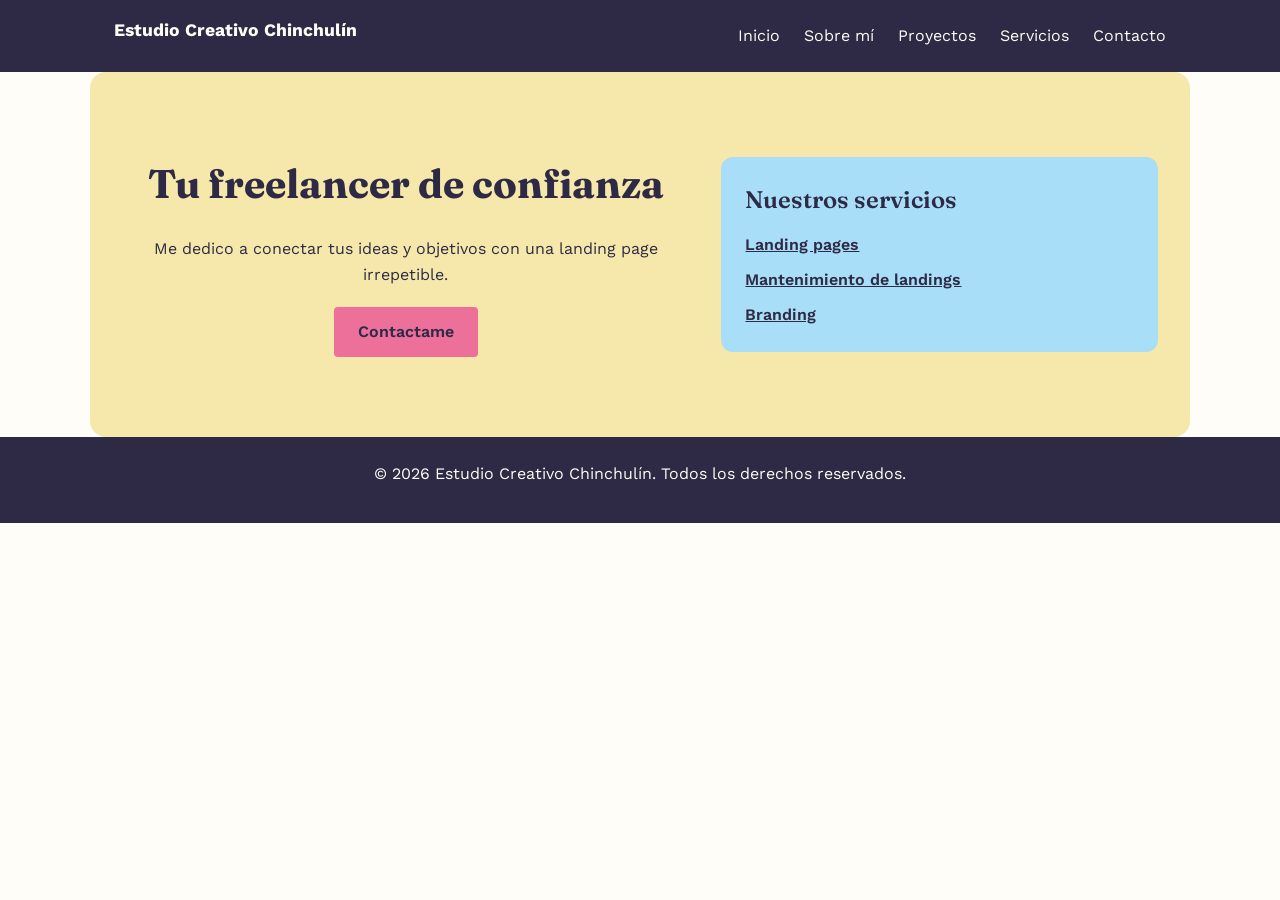
<file: index.html>
<!DOCTYPE html>
<html lang="es">
<head>
  <meta charset="UTF-8">
  <meta name="viewport" content="width=device-width, initial-scale=1.0">
  <title>Camila | Desarrollo Web</title>

  <link rel="preconnect" href="https://fonts.googleapis.com">
  <link rel="preconnect" href="https://fonts.gstatic.com" crossorigin>
  <link href="https://fonts.googleapis.com/css2?family=Fraunces:wght@600;700&family=Work+Sans:wght@400;500;600&display=swap" rel="stylesheet">

  <link rel="stylesheet" href="styles/styles.css">
</head>
<body>

  <header class="sitio-header">
    <div class="contenedor contenedor-header">
      <p class="logo">Estudio Creativo Chinchulín</p>

      <nav class="nav-principal">
        <ul class="nav-lista">
          <li><a class="nav-link" href="index.html" aria-current="page">Inicio</a></li>
          <li><a class="nav-link" href="pages/sobre-mi.html">Sobre mí</a></li>
          <li><a class="nav-link" href="pages/proyectos.html">Proyectos</a></li>
          <li><a class="nav-link" href="pages/servicios.html">Servicios</a></li>
          <li><a class="nav-link" href="pages/contacto.html">Contacto</a></li>
        </ul>
      </nav>
    </div>
  </header>

  <main>
    <section class="hero hero-grid contenedor">
      <article class="hero-contenido">
        <h1 class="hero-titulo">Tu freelancer de confianza</h1>
        <p class="hero-texto">Me dedico a conectar tus ideas y objetivos con una landing page irrepetible.</p>
        <a class="boton boton-accent" href="pages/contacto.html">Contactame</a>
      </article>

      <aside class="hero-accesos">
        <h2>Nuestros servicios</h2>
        <ul class="lista-accesos">
          <li><a class="enlace" href="pages/servicios.html">Landing pages</a></li>
          <li><a class="enlace" href="pages/servicios.html">Mantenimiento de landings</a></li>
          <li><a class="enlace" href="pages/servicios.html">Branding</a></li>
        </ul>
      </aside>
    </section>
  </main>

  <footer class="sitio-footer">
    <div class="contenedor">
      <p>&copy; 2026 Estudio Creativo Chinchulín. Todos los derechos reservados.</p>
    </div>
  </footer>

</body>
</html>
</file>
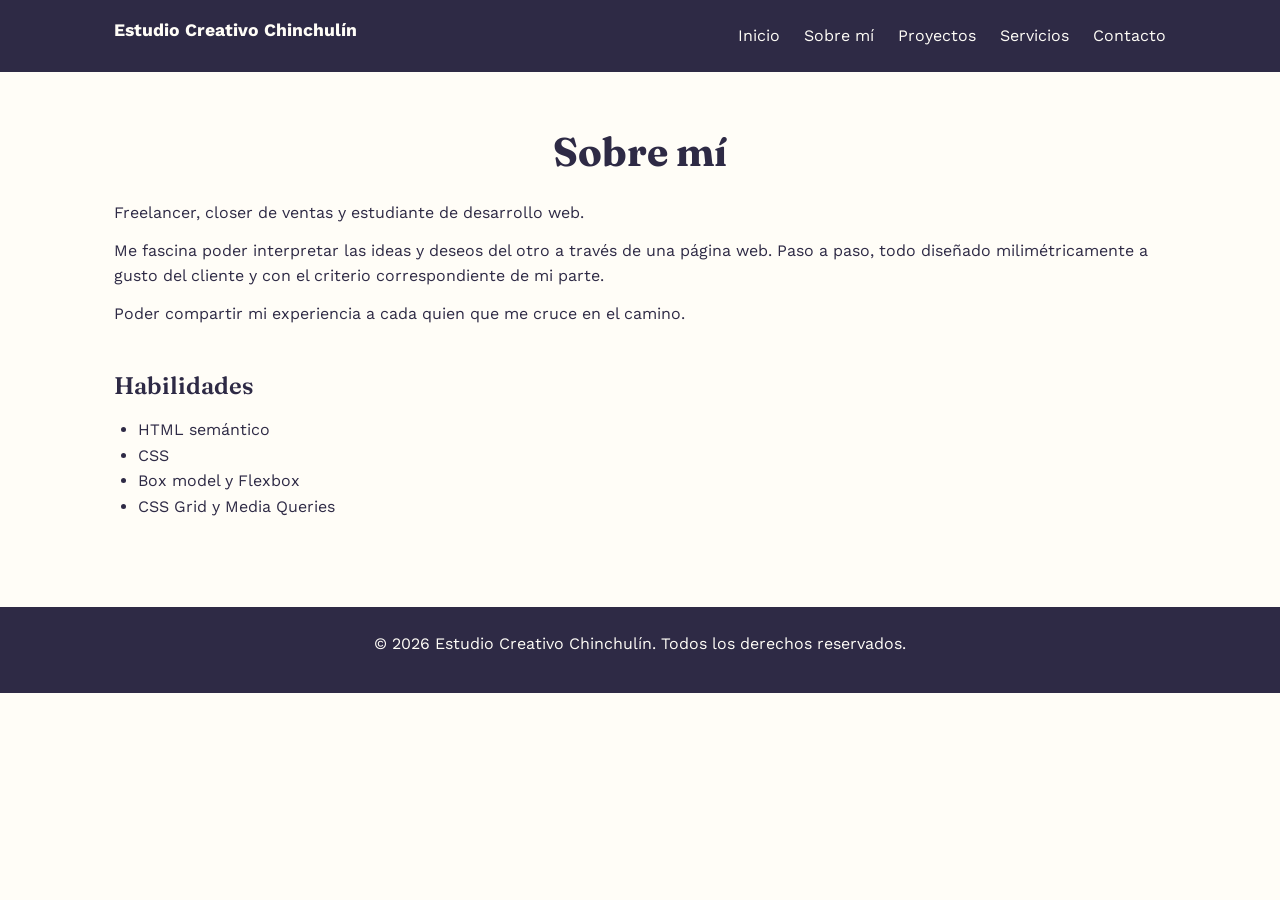
<file: sobre-mi.html>
<!DOCTYPE html>
<html lang="es">
<head>
  <meta charset="UTF-8">
  <meta name="viewport" content="width=device-width, initial-scale=1.0">
  <title>Sobre mí | Camila</title>

  <link rel="preconnect" href="https://fonts.googleapis.com">
  <link rel="preconnect" href="https://fonts.gstatic.com" crossorigin>
  <link href="https://fonts.googleapis.com/css2?family=Fraunces:wght@600;700&family=Work+Sans:wght@400;500;600&display=swap" rel="stylesheet">

  <link rel="stylesheet" href="../styles/styles.css">
</head>
<body>

  <header class="sitio-header">
    <div class="contenedor contenedor-header">
      <p class="logo">Estudio Creativo Chinchulín</p>

      <nav class="nav-principal">
        <ul class="nav-lista">
          <li><a class="nav-link" href="../index.html">Inicio</a></li>
          <li><a class="nav-link" href="sobre-mi.html">Sobre mí</a></li>
          <li><a class="nav-link" href="proyectos.html">Proyectos</a></li>
          <li><a class="nav-link" href="servicios.html">Servicios</a></li>
          <li><a class="nav-link" href="contacto.html">Contacto</a></li>
        </ul>
      </nav>
    </div>
  </header>

  <main class="contenedor pagina-interna">
    <section class="seccion">
      <h1>Sobre mí</h1>
      <article>
        <p>Freelancer, closer de ventas y estudiante de desarrollo web.</p>
        <p>Me fascina poder interpretar las ideas y deseos del otro a través de una página web. Paso a paso, todo diseñado milimétricamente a gusto del cliente y con el criterio correspondiente de mi parte.</p>
        <p>Poder compartir mi experiencia a cada quien que me cruce en el camino.</p>
      </article>
    </section>

    <section class="seccion">
      <h2>Habilidades</h2>
      <ul class="lista-skills">
        <li>HTML semántico</li>
        <li>CSS</li>
        <li>Box model y Flexbox</li>
        <li>CSS Grid y Media Queries</li>
      </ul>
    </section>
  </main>

  <footer class="sitio-footer">
    <div class="contenedor">
      <p>&copy; 2026 Estudio Creativo Chinchulín. Todos los derechos reservados.</p>
    </div>
  </footer>

</body>
</html>
</file>
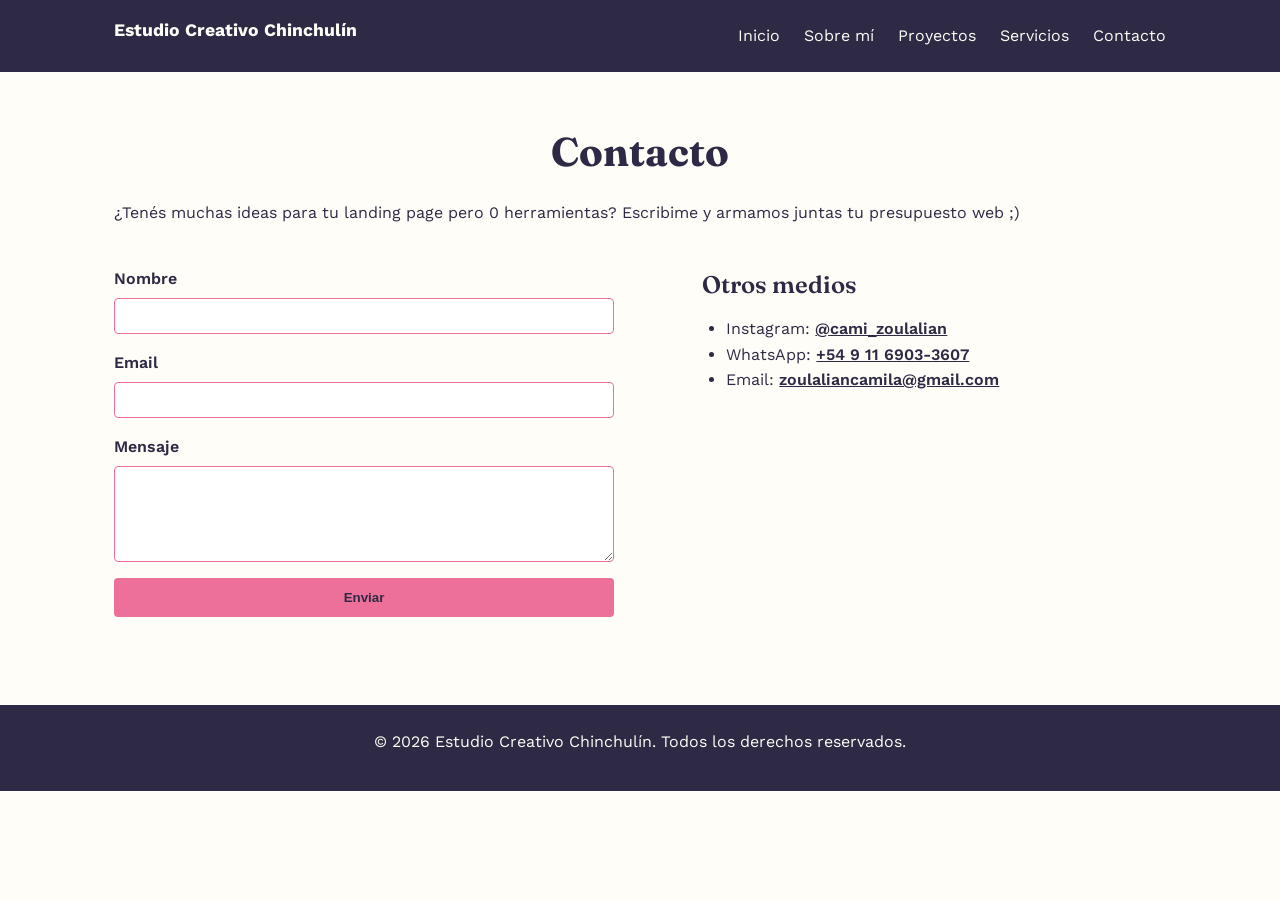
<file: pages/contacto.html>
<!DOCTYPE html>
<html lang="es">
<head>
  <meta charset="UTF-8">
  <meta name="viewport" content="width=device-width, initial-scale=1.0">
  <title>Contacto | Camila</title>

  <link rel="preconnect" href="https://fonts.googleapis.com">
  <link rel="preconnect" href="https://fonts.gstatic.com" crossorigin>
  <link href="https://fonts.googleapis.com/css2?family=Fraunces:wght@600;700&family=Work+Sans:wght@400;500;600&display=swap" rel="stylesheet">

  <link rel="stylesheet" href="../styles/styles.css">
</head>
<body>

  <header class="sitio-header">
    <div class="contenedor contenedor-header">
      <p class="logo">Estudio Creativo Chinchulín</p>

      <nav class="nav-principal">
        <ul class="nav-lista">
          <li><a class="nav-link" href="../index.html">Inicio</a></li>
          <li><a class="nav-link" href="sobre-mi.html">Sobre mí</a></li>
          <li><a class="nav-link" href="proyectos.html">Proyectos</a></li>
          <li><a class="nav-link" href="servicios.html">Servicios</a></li>
          <li><a class="nav-link" href="contacto.html" aria-current="page">Contacto</a></li>
        </ul>
      </nav>
    </div>
  </header>

  <main class="contenedor pagina-interna">
    <section class="seccion">
      <h1>Contacto</h1>
      <p>¿Tenés muchas ideas para tu landing page pero 0 herramientas? Escribime y armamos juntas tu presupuesto web ;)</p>
    </section>

    <section class="seccion contacto-grid">
      <form class="formulario-contacto contacto-formulario">
        <div class="campo">
          <label for="nombre">Nombre</label>
          <input type="text" id="nombre" name="nombre" required>
        </div>

        <div class="campo">
          <label for="email">Email</label>
          <input type="email" id="email" name="email" required>
        </div>

        <div class="campo">
          <label for="mensaje">Mensaje</label>
          <textarea id="mensaje" name="mensaje" rows="5" required></textarea>
        </div>

        <button type="submit" class="boton boton-accent">Enviar</button>
      </form>

      <article class="contacto-info">
        <h2>Otros medios</h2>
        <ul class="lista-skills">
          <li>Instagram: <a class="enlace" href="https://instagram.com/cami_zoulalian" target="_blank" rel="noopener noreferrer">@cami_zoulalian</a></li>
          <li>WhatsApp: <a class="enlace" href="https://wa.me/5491169033607" target="_blank" rel="noopener noreferrer">+54 9 11 6903-3607</a></li>
          <li>Email: <a class="enlace" href="mailto:zoulaliancamila@gmail.com">zoulaliancamila@gmail.com</a></li>
        </ul>
      </article>
    </section>
  </main>

  <footer class="sitio-footer">
    <div class="contenedor">
      <p>&copy; 2026 Estudio Creativo Chinchulín. Todos los derechos reservados.</p>
    </div>
  </footer>

</body>
</html>
</file>
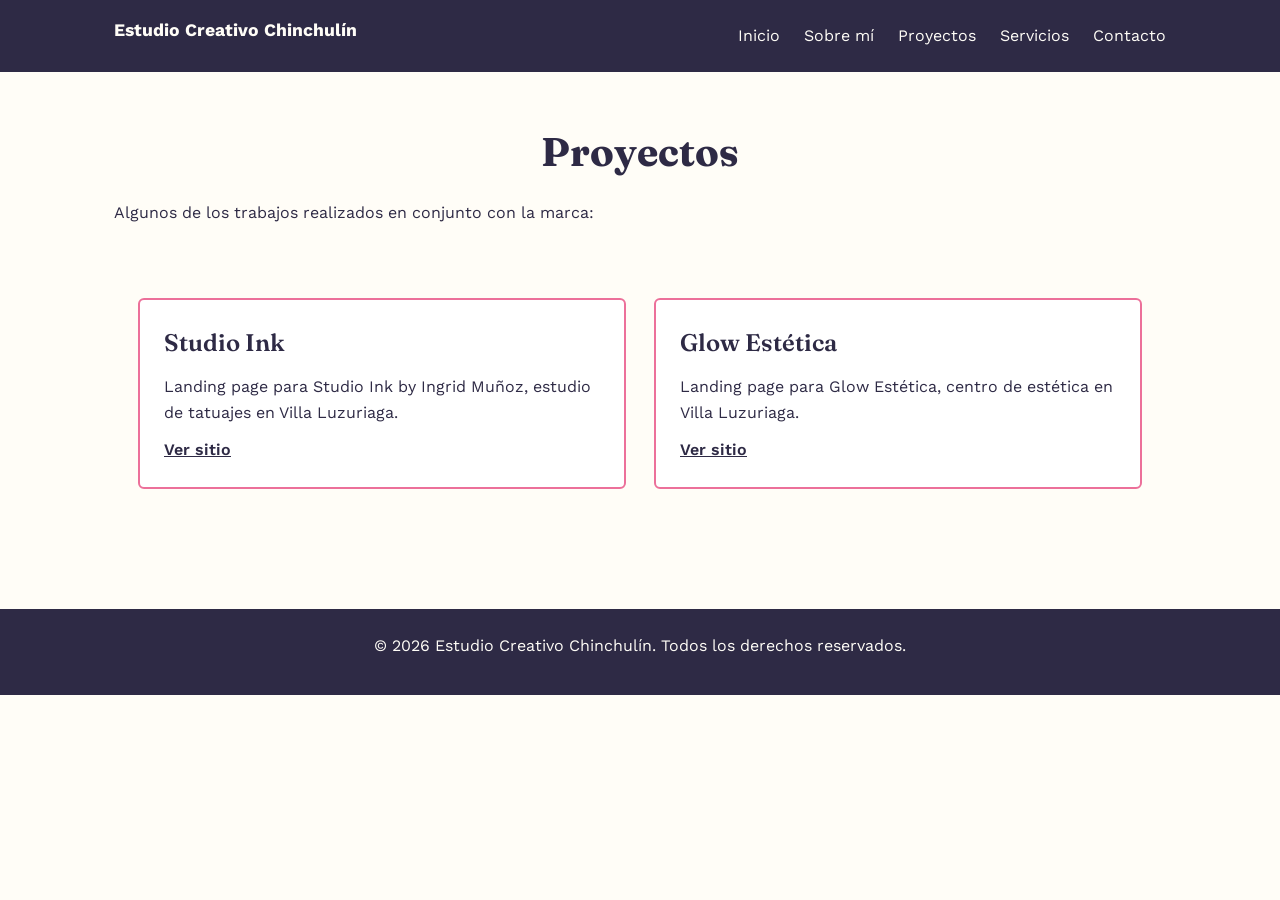
<file: pages/proyectos.html>
<!DOCTYPE html>
<html lang="es">
<head>
  <meta charset="UTF-8">
  <meta name="viewport" content="width=device-width, initial-scale=1.0">
  <title>Proyectos | Camila</title>

  <link rel="preconnect" href="https://fonts.googleapis.com">
  <link rel="preconnect" href="https://fonts.gstatic.com" crossorigin>
  <link href="https://fonts.googleapis.com/css2?family=Fraunces:wght@600;700&family=Work+Sans:wght@400;500;600&display=swap" rel="stylesheet">

  <link rel="stylesheet" href="../styles/styles.css">
</head>
<body>

  <header class="sitio-header">
    <div class="contenedor contenedor-header">
      <p class="logo">Estudio Creativo Chinchulín</p>

      <nav class="nav-principal">
        <ul class="nav-lista">
          <li><a class="nav-link" href="../index.html">Inicio</a></li>
          <li><a class="nav-link" href="sobre-mi.html">Sobre mí</a></li>
          <li><a class="nav-link" href="proyectos.html" aria-current="page">Proyectos</a></li>
          <li><a class="nav-link" href="servicios.html">Servicios</a></li>
          <li><a class="nav-link" href="contacto.html">Contacto</a></li>
        </ul>
      </nav>
    </div>
  </header>

  <main class="contenedor pagina-interna">
    <section class="seccion">
      <h1>Proyectos</h1>
      <p>Algunos de los trabajos realizados en conjunto con la marca:</p>
    </section>

    <section class="seccion grilla-proyectos">
      <article class="tarjeta">
        <h2 class="tarjeta-titulo">Studio Ink</h2>
        <p>Landing page para Studio Ink by Ingrid Muñoz, estudio de tatuajes en Villa Luzuriaga.</p>
        <a class="enlace" href="https://studio-ink.netlify.app/" target="_blank" rel="noopener noreferrer">Ver sitio</a>
      </article>

      <article class="tarjeta">
        <h2 class="tarjeta-titulo">Glow Estética</h2>
        <p>Landing page para Glow Estética, centro de estética en Villa Luzuriaga.</p>
        <a class="enlace" href="https://glowestetica.netlify.app/" target="_blank" rel="noopener noreferrer">Ver sitio</a>
      </article>
    </section>
  </main>

  <footer class="sitio-footer">
    <div class="contenedor">
      <p>&copy; 2026 Estudio Creativo Chinchulín. Todos los derechos reservados.</p>
    </div>
  </footer>

</body>
</html>
</file>
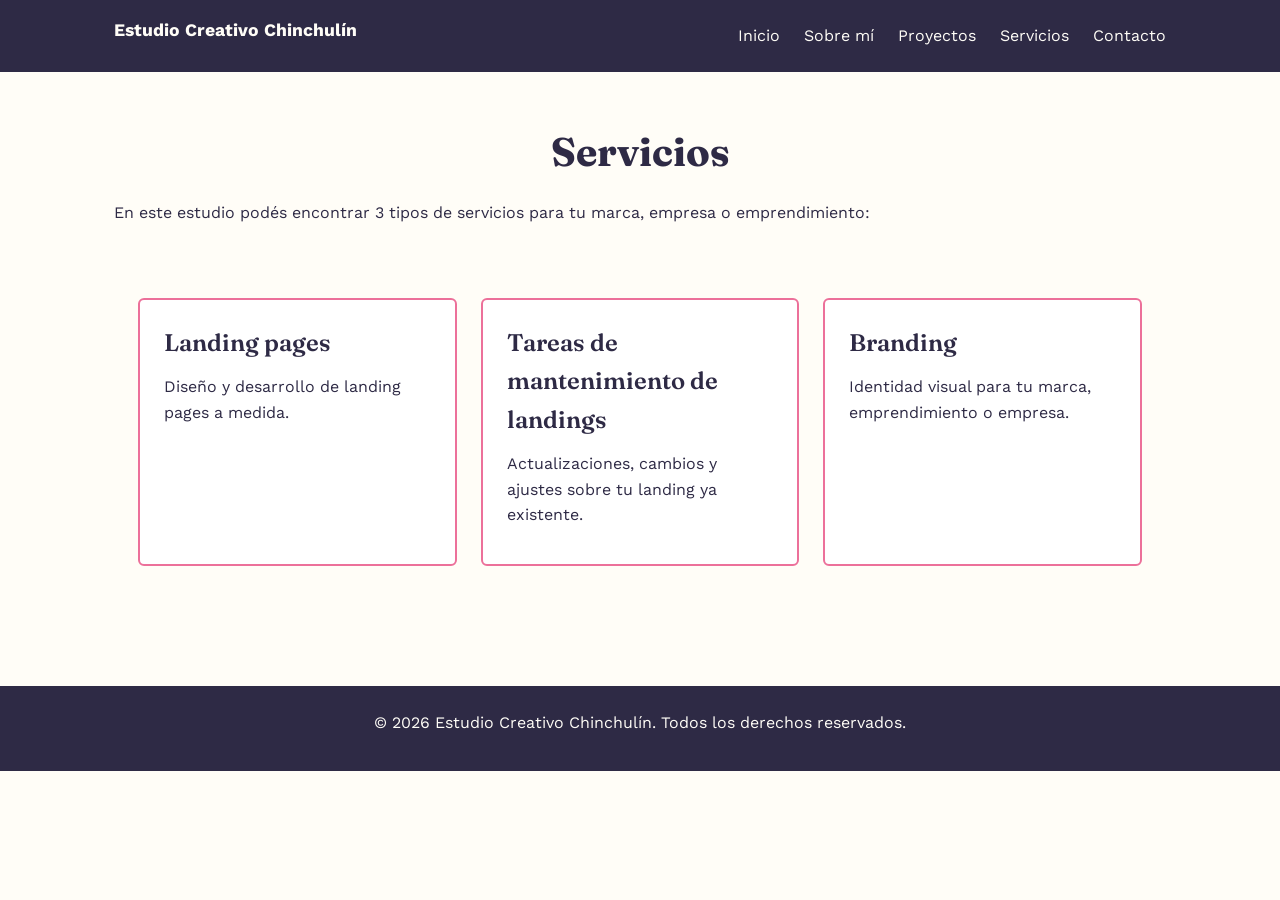
<file: pages/servicios.html>
<!DOCTYPE html>
<html lang="es">
<head>
  <meta charset="UTF-8">
  <meta name="viewport" content="width=device-width, initial-scale=1.0">
  <title>Servicios | Camila</title>

  <link rel="preconnect" href="https://fonts.googleapis.com">
  <link rel="preconnect" href="https://fonts.gstatic.com" crossorigin>
  <link href="https://fonts.googleapis.com/css2?family=Fraunces:wght@600;700&family=Work+Sans:wght@400;500;600&display=swap" rel="stylesheet">

  <link rel="stylesheet" href="../styles/styles.css">
</head>
<body>

  <header class="sitio-header">
    <div class="contenedor contenedor-header">
      <p class="logo">Estudio Creativo Chinchulín</p>

      <nav class="nav-principal">
        <ul class="nav-lista">
          <li><a class="nav-link" href="../index.html">Inicio</a></li>
          <li><a class="nav-link" href="sobre-mi.html">Sobre mí</a></li>
          <li><a class="nav-link" href="proyectos.html">Proyectos</a></li>
          <li><a class="nav-link" href="servicios.html" aria-current="page">Servicios</a></li>
          <li><a class="nav-link" href="contacto.html">Contacto</a></li>
        </ul>
      </nav>
    </div>
  </header>

  <main class="contenedor pagina-interna">
    <section class="seccion">
      <h1>Servicios</h1>
      <p>En este estudio podés encontrar 3 tipos de servicios para tu marca, empresa o emprendimiento:</p>
    </section>

    <section class="seccion grilla-servicios">
      <article class="tarjeta tarjeta-landing">
        <h2 class="tarjeta-titulo">Landing pages</h2>
        <p>Diseño y desarrollo de landing pages a medida.</p>
      </article>

      <article class="tarjeta tarjeta-mantenimiento">
        <h2 class="tarjeta-titulo">Tareas de mantenimiento de landings</h2>
        <p>Actualizaciones, cambios y ajustes sobre tu landing ya existente.</p>
      </article>

      <article class="tarjeta tarjeta-branding">
        <h2 class="tarjeta-titulo">Branding</h2>
        <p>Identidad visual para tu marca, emprendimiento o empresa.</p>
      </article>
    </section>
  </main>

  <footer class="sitio-footer">
    <div class="contenedor">
      <p>&copy; 2026 Estudio Creativo Chinchulín. Todos los derechos reservados.</p>
    </div>
  </footer>

</body>
</html>
</file>
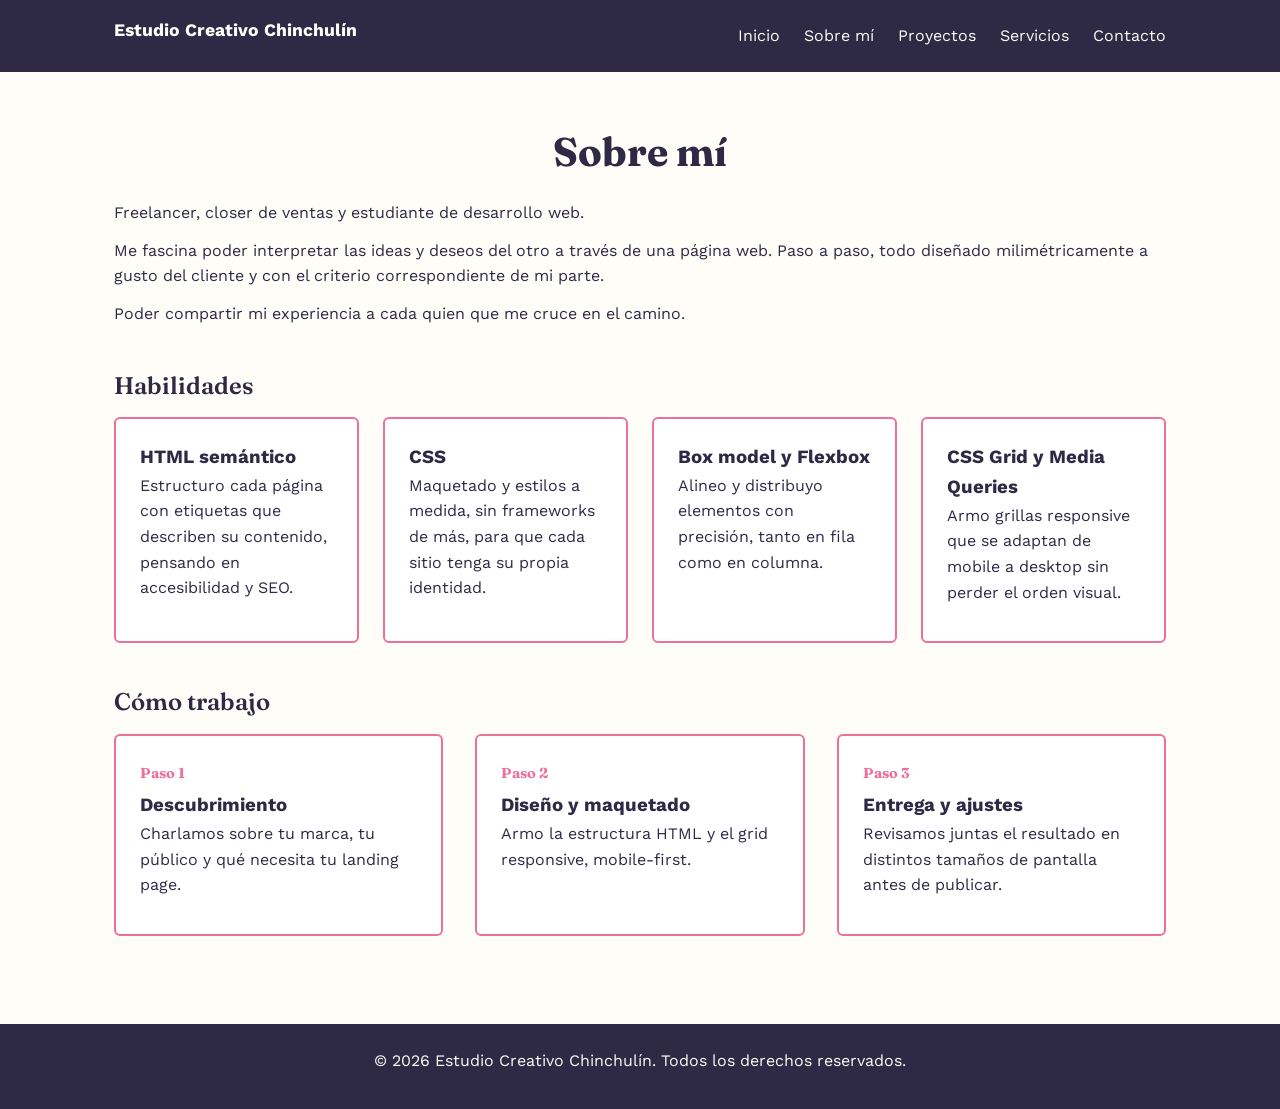
<file: pages/sobre-mi.html>
<!DOCTYPE html>
<html lang="es">
<head>
  <meta charset="UTF-8">
  <meta name="viewport" content="width=device-width, initial-scale=1.0">
  <title>Sobre mí | Camila</title>

  <link rel="preconnect" href="https://fonts.googleapis.com">
  <link rel="preconnect" href="https://fonts.gstatic.com" crossorigin>
  <link href="https://fonts.googleapis.com/css2?family=Fraunces:wght@600;700&family=Work+Sans:wght@400;500;600&display=swap" rel="stylesheet">

  <link rel="stylesheet" href="../styles/styles.css">
</head>
<body>

  <header class="sitio-header">
    <div class="contenedor contenedor-header">
      <p class="logo">Estudio Creativo Chinchulín</p>

      <nav class="nav-principal">
        <ul class="nav-lista">
          <li><a class="nav-link" href="../index.html">Inicio</a></li>
          <li><a class="nav-link" href="sobre-mi.html" aria-current="page">Sobre mí</a></li>
          <li><a class="nav-link" href="proyectos.html">Proyectos</a></li>
          <li><a class="nav-link" href="servicios.html">Servicios</a></li>
          <li><a class="nav-link" href="contacto.html">Contacto</a></li>
        </ul>
      </nav>
    </div>
  </header>

  <main class="contenedor pagina-interna">
    <section class="seccion">
      <h1>Sobre mí</h1>
      <article>
        <p>Freelancer, closer de ventas y estudiante de desarrollo web.</p>
        <p>Me fascina poder interpretar las ideas y deseos del otro a través de una página web. Paso a paso, todo diseñado milimétricamente a gusto del cliente y con el criterio correspondiente de mi parte.</p>
        <p>Poder compartir mi experiencia a cada quien que me cruce en el camino.</p>
      </article>
    </section>

    <section class="seccion">
      <h2>Habilidades</h2>
      <ul class="grilla-habilidades">
        <li class="tarjeta">
          <h3 class="tarjeta-titulo">HTML semántico</h3>
          <p>Estructuro cada página con etiquetas que describen su contenido, pensando en accesibilidad y SEO.</p>
        </li>
        <li class="tarjeta">
          <h3 class="tarjeta-titulo">CSS</h3>
          <p>Maquetado y estilos a medida, sin frameworks de más, para que cada sitio tenga su propia identidad.</p>
        </li>
        <li class="tarjeta">
          <h3 class="tarjeta-titulo">Box model y Flexbox</h3>
          <p>Alineo y distribuyo elementos con precisión, tanto en fila como en columna.</p>
        </li>
        <li class="tarjeta">
          <h3 class="tarjeta-titulo">CSS Grid y Media Queries</h3>
          <p>Armo grillas responsive que se adaptan de mobile a desktop sin perder el orden visual.</p>
        </li>
      </ul>
    </section>

    <section class="seccion">
      <h2>Cómo trabajo</h2>
      <div class="grilla-proceso">
        <article class="tarjeta">
          <span class="paso-numero">Paso 1</span>
          <h3 class="tarjeta-titulo">Descubrimiento</h3>
          <p>Charlamos sobre tu marca, tu público y qué necesita tu landing page.</p>
        </article>
        <article class="tarjeta">
          <span class="paso-numero">Paso 2</span>
          <h3 class="tarjeta-titulo">Diseño y maquetado</h3>
          <p>Armo la estructura HTML y el grid responsive, mobile-first.</p>
        </article>
        <article class="tarjeta">
          <span class="paso-numero">Paso 3</span>
          <h3 class="tarjeta-titulo">Entrega y ajustes</h3>
          <p>Revisamos juntas el resultado en distintos tamaños de pantalla antes de publicar.</p>
        </article>
      </div>
    </section>
  </main>

  <footer class="sitio-footer">
    <div class="contenedor">
      <p>&copy; 2026 Estudio Creativo Chinchulín. Todos los derechos reservados.</p>
    </div>
  </footer>

</body>
</html>
</file>
<file: styles/styles.css>
:root {
  --color-texto: #2E2A45;
  --color-soft-pink: #EC709A;
  --color-butter-yellow: #F5E8AA;
  --color-celeste: #A9DEF9;
  --color-fondo: #FFFDF7;
  --color-fondo-tarjeta: #FFFFFF;

  --color-primario: var(--color-texto);
  --color-secundario: var(--color-soft-pink);
  --color-secundario-suave: var(--color-butter-yellow);
  --color-acento: var(--color-soft-pink);

  --fuente-titulos: 'Fraunces', serif;
  --fuente-principal: 'Work Sans', sans-serif;
}

* {
  box-sizing: border-box;
  margin: 0;
  padding: 0;
}

body {
  font-family: var(--fuente-principal);
  background-color: var(--color-fondo);
  color: var(--color-primario);
  line-height: 1.6;
}

.contenedor {
  max-width: 1100px;
  margin: 0 auto;
  padding: 0 1.5rem;
}

h1 {
  font-family: var(--fuente-titulos);
  font-size: 2.5rem;
  font-weight: 700;
  text-align: center;
  margin-bottom: 1rem;
}

h2 {
  font-family: var(--fuente-titulos);
  font-size: 1.5rem;
  font-weight: 600;
  margin-bottom: 0.75rem;
}

p {
  font-size: 1rem;
  font-weight: 400;
  margin-bottom: 0.75rem;
}

.sitio-header {
  background-color: var(--color-primario);
  padding: 1rem 0;
}

.contenedor-header {
  display: flex;
  justify-content: space-between;
  align-items: center;
  flex-wrap: wrap;
  gap: 1rem;
}

.logo {
  color: var(--color-fondo);
  font-weight: 700;
  font-size: 1.1rem;
}

.nav-lista {
  list-style: none;
  display: flex;
  align-items: center;
  gap: 1.5rem;
  flex-wrap: wrap;
}

.nav-link {
  color: var(--color-fondo);
  text-decoration: none;
  font-weight: 400;
}

.nav-link:hover {
  color: var(--color-celeste);
}

.enlace {
  color: var(--color-primario);
  font-weight: 600;
  text-decoration: underline;
}

.enlace:hover {
  color: var(--color-celeste);
}

.hero {
  padding: 4rem 1.5rem;
  text-align: center;
  background-color: var(--color-secundario-suave);
  border-radius: 16px;
}

.hero-grid {
  display: grid;
  grid-template-areas:
    "texto"
    "accesos";
  grid-template-columns: 1fr;
  gap: 2rem;
}

@media (min-width: 768px) {
  .hero {
    padding: 5rem 2rem;
  }
}

@media (min-width: 1024px) {
  .hero-grid {
    grid-template-areas: "texto accesos";
    grid-template-columns: 1.3fr 1fr;
    align-items: center;
  }
}

.hero-accesos {
  grid-area: accesos;
  text-align: left;
  background-color: var(--color-celeste);
  border-radius: 12px;
  padding: 1.5rem;
}

.hero-accesos h2 {
  color: var(--color-texto);
}

.lista-accesos {
  list-style: none;
  display: flex;
  flex-direction: column;
  gap: 0.6rem;
}

.hero-contenido {
  grid-area: texto;
  display: flex;
  flex-direction: column;
  align-items: center;
  text-align: center;
  gap: 1.25rem;
}

.hero-contenido > * {
  margin-bottom: 0;
}

.contenido-flex {
  display: flex;
  flex-direction: column;
  gap: 0.75rem;
}

.contenido-flex > * {
  margin-bottom: 0;
}

.hero-titulo {
  text-align: center;
}

.hero-texto {
  max-width: 600px;
  color: var(--color-primario);
}

.boton {
  display: inline-block;
  padding: 0.75rem 1.5rem;
  border-radius: 4px;
  text-decoration: none;
  font-weight: 600;
  border: none;
  cursor: pointer;
}

.boton-accent {
  background-color: var(--color-acento);
  color: var(--color-primario);
}

.grilla-proyectos,
.lista-proyectos {
  display: grid;
  grid-template-columns: 1fr;
  gap: 1.5rem;
  padding: 2rem 1.5rem;
  list-style: none;
}

@media (min-width: 768px) {
  .grilla-proyectos,
  .lista-proyectos {
    grid-template-columns: repeat(2, 1fr);
    gap: 1.75rem;
  }
}

.grilla-servicios {
  display: grid;
  grid-template-areas:
    "landing"
    "mantenimiento"
    "branding";
  grid-template-columns: 1fr;
  gap: 1.5rem;
  padding: 2rem 1.5rem;
}

.grilla-servicios .tarjeta-landing { grid-area: landing; }
.grilla-servicios .tarjeta-mantenimiento { grid-area: mantenimiento; }
.grilla-servicios .tarjeta-branding { grid-area: branding; }

@media (min-width: 768px) {
  .grilla-servicios {
    grid-template-areas:
      "landing mantenimiento"
      "branding branding";
    grid-template-columns: repeat(2, 1fr);
  }
}

@media (min-width: 1024px) {
  .grilla-servicios {
    grid-template-areas: "landing mantenimiento branding";
    grid-template-columns: repeat(3, 1fr);
  }
}

.tarjeta {
  background-color: var(--color-fondo-tarjeta);
  border: 2px solid var(--color-secundario);
  border-radius: 6px;
  padding: 1.5rem;
}

.tarjeta-titulo {
  color: var(--color-primario);
}

.pagina-interna {
  padding: 3rem 1.5rem;
}

.contacto-grid {
  display: grid;
  grid-template-areas:
    "formulario"
    "info";
  grid-template-columns: 1fr;
  gap: 2rem;
}

.contacto-grid .contacto-formulario {
  grid-area: formulario;
}

.contacto-grid .contacto-info {
  grid-area: info;
}

@media (min-width: 1024px) {
  .contacto-grid {
    grid-template-areas: "formulario info";
    grid-template-columns: 1.2fr 1fr;
    align-items: start;
  }
}

.seccion {
  margin-bottom: 2.5rem;
}

.lista-skills {
  list-style: disc;
  padding-left: 1.5rem;
}

.grilla-habilidades {
  display: grid;
  grid-template-columns: 1fr;
  gap: 1rem;
  list-style: none;
  padding: 0;
}

@media (min-width: 768px) {
  .grilla-habilidades {
    grid-template-columns: repeat(2, 1fr);
    gap: 1.25rem;
  }
}

@media (min-width: 1024px) {
  .grilla-habilidades {
    grid-template-columns: repeat(4, 1fr);
    gap: 1.5rem;
  }
}

.grilla-proceso {
  display: grid;
  grid-template-columns: 1fr;
  gap: 1.5rem;
}

@media (min-width: 768px) {
  .grilla-proceso {
    grid-template-columns: repeat(3, 1fr);
    gap: 1.25rem;
  }
}

@media (min-width: 1024px) {
  .grilla-proceso {
    gap: 2rem;
  }
}

.paso-numero {
  display: inline-block;
  color: var(--color-secundario);
  font-family: var(--fuente-titulos);
  font-size: 0.9rem;
  font-weight: 700;
  margin-bottom: 0.4rem;
}

.formulario-contacto {
  display: flex;
  flex-direction: column;
  gap: 1rem;
  max-width: 500px;
}

.campo {
  display: flex;
  flex-direction: column;
  gap: 0.4rem;
}

.campo label {
  font-weight: 600;
}

.campo input,
.campo textarea {
  font-family: var(--fuente-principal);
  padding: 0.6rem;
  border: 1px solid var(--color-secundario);
  border-radius: 4px;
}

.campo input:focus,
.campo textarea:focus {
  outline: none;
  border-color: var(--color-celeste);
  box-shadow: 0 0 0 3px var(--color-celeste);
}

.sitio-footer {
  background-color: var(--color-primario);
  color: var(--color-fondo);
  padding: 1.5rem 0;
  text-align: center;
  font-size: 0.9rem;
}
</file>
